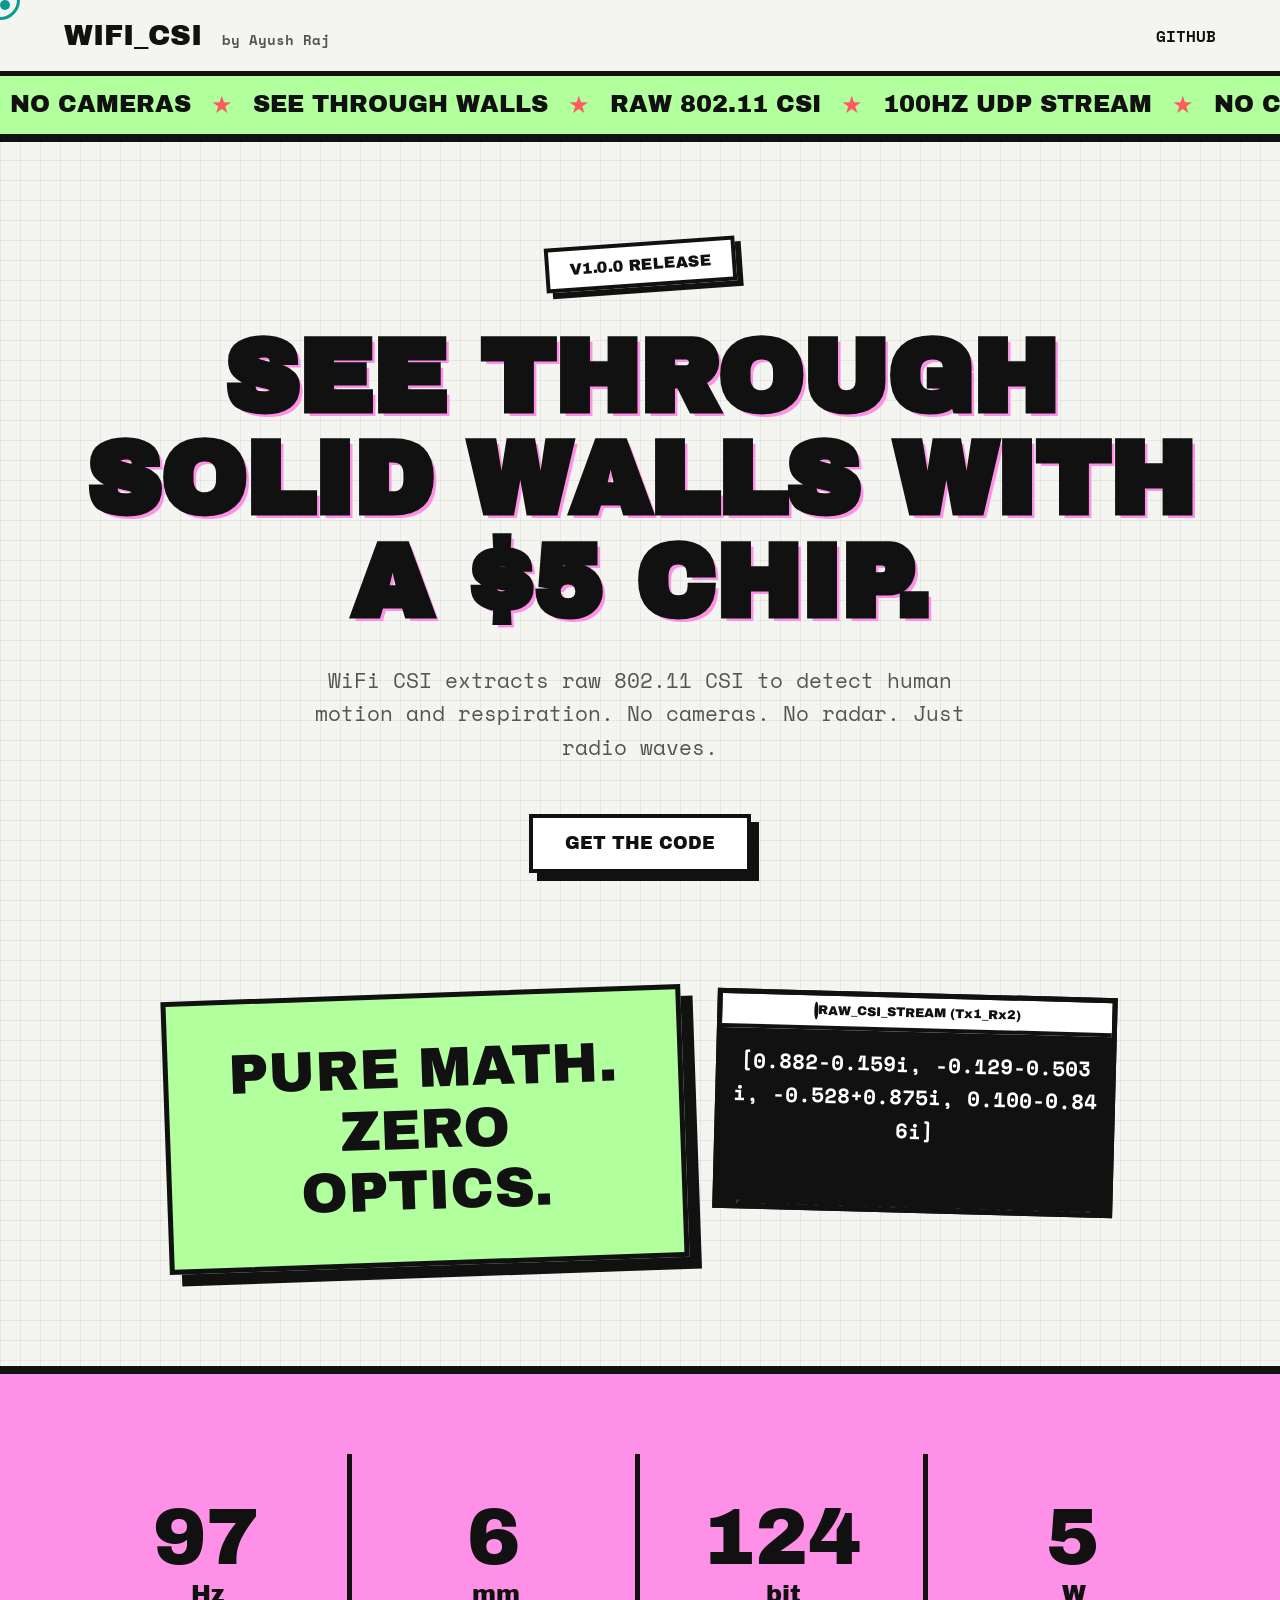
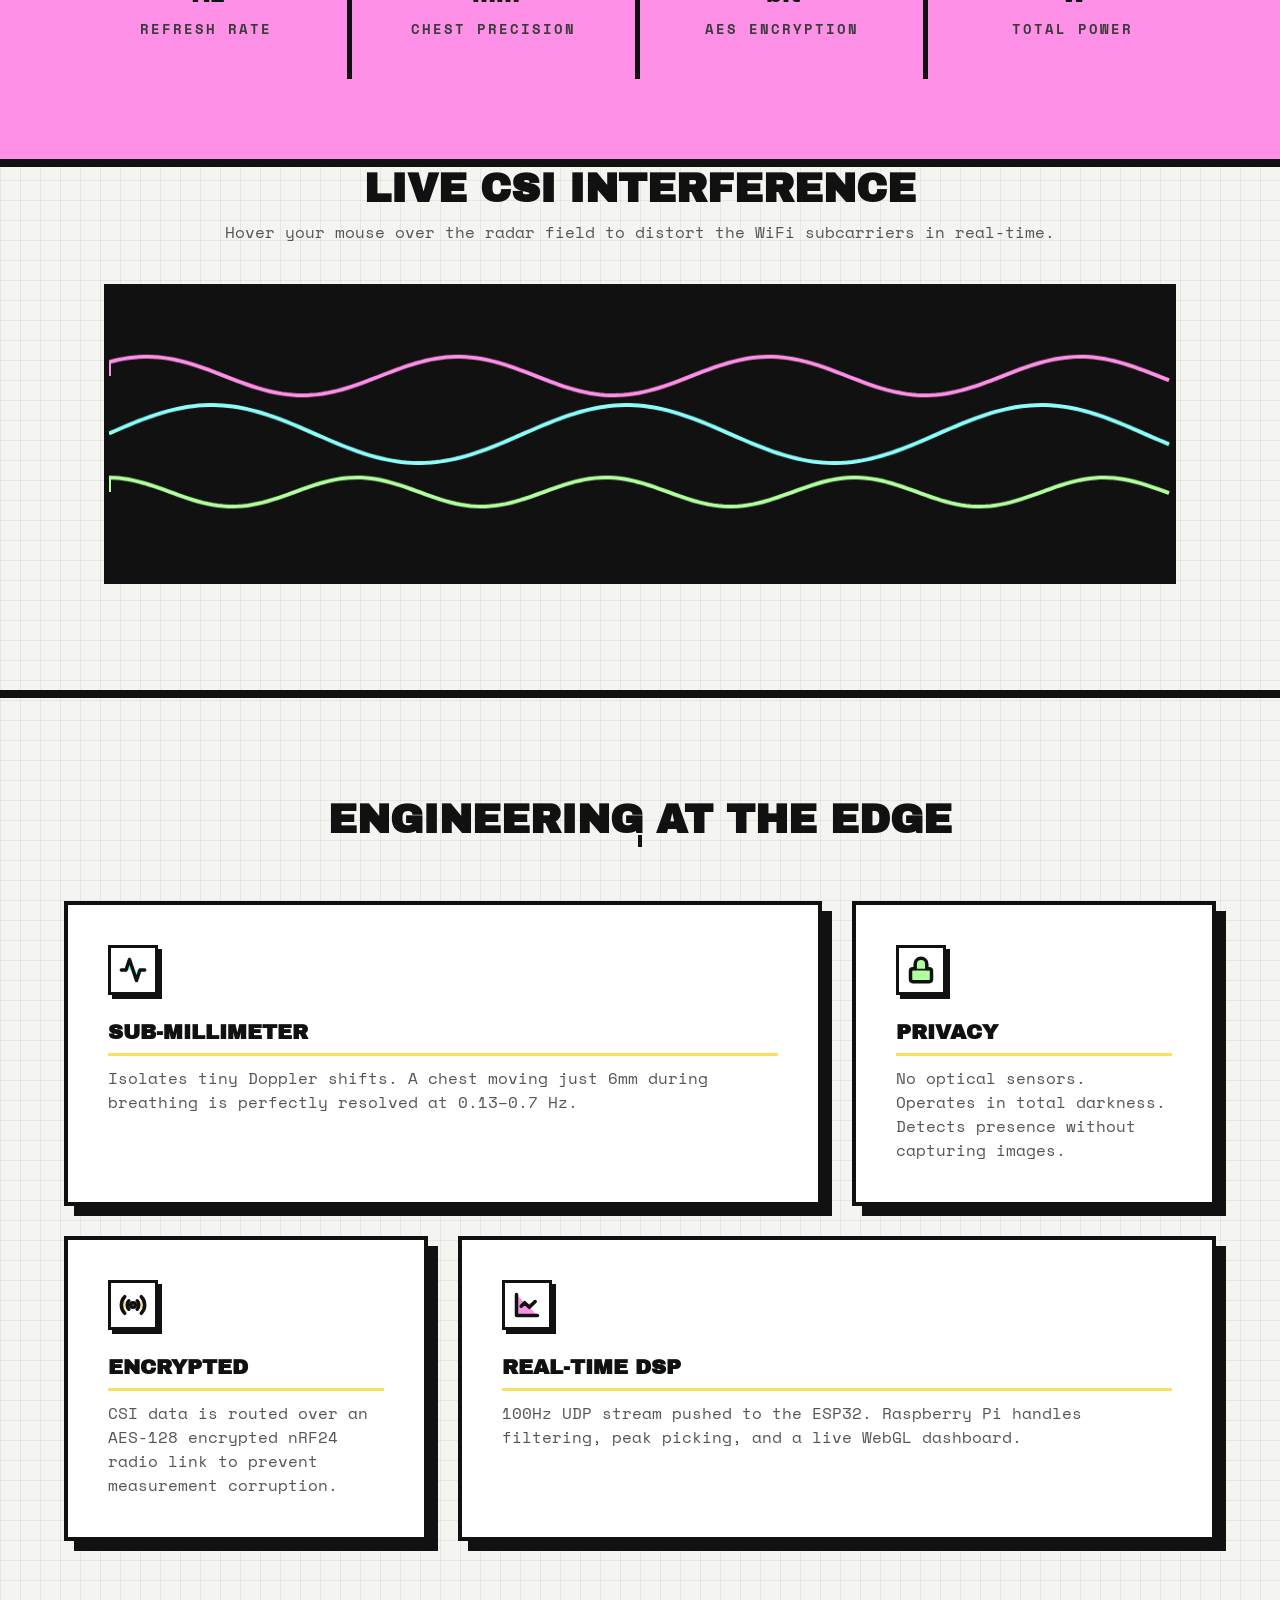
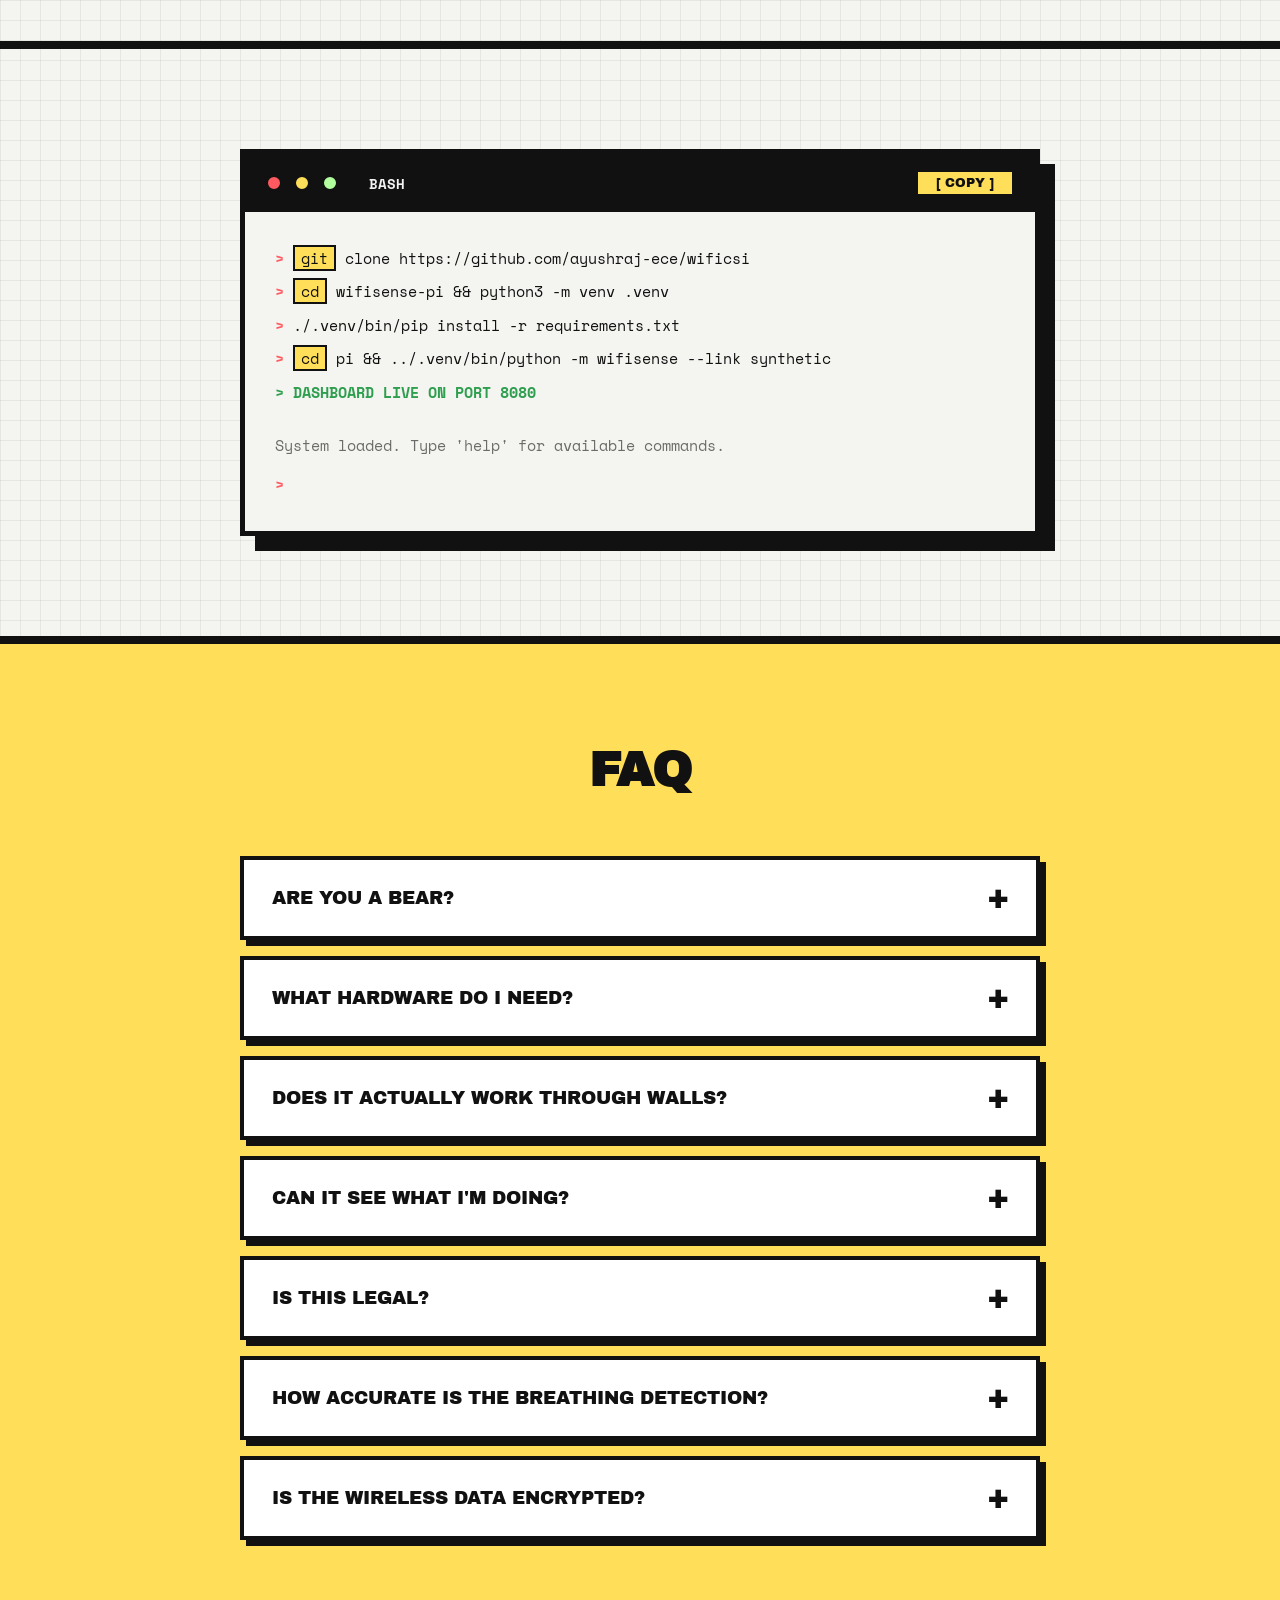
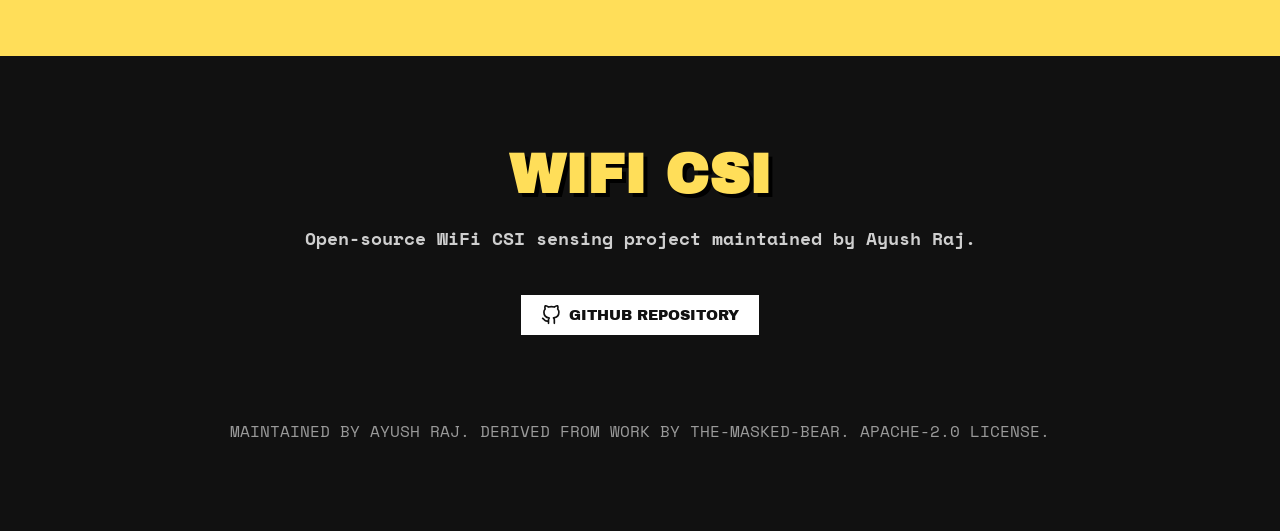
<file: website/index.html>
<!DOCTYPE html>
<html lang="en">
<head>
    <meta charset="UTF-8">
    <meta name="viewport" content="width=device-width, initial-scale=1.0">
    <title>WiFi CSI — by Ayush Raj</title>

    <!-- Favicon -->
    <link rel="icon" type="image/svg+xml" href="data:image/svg+xml,%3Csvg xmlns='http://www.w3.org/2000/svg' viewBox='0 0 100 100'%3E%3Crect width='100' height='100' fill='%23FFDE59' rx='12'/%3E%3Ctext x='50' y='72' font-family='Arial Black' font-size='60' font-weight='900' text-anchor='middle' fill='%23111'%3EW%3C/text%3E%3C/svg%3E">

    <!-- Open Graph -->
    <meta property="og:type" content="website">
    <meta property="og:title" content="WiFi CSI — See Through Walls With WiFi">
    <meta property="og:description" content="Open-source WiFi CSI sensing. Detect human motion and breathing through solid walls using raw 802.11 channel state information. No cameras. No radar. Just radio waves.">
    <meta property="og:url" content="https://github.com/ayushraj-ece/wificsi">
    <meta property="og:site_name" content="WiFi CSI by Ayush Raj">

    <!-- Twitter Card -->
    <meta name="twitter:card" content="summary_large_image">
    <meta name="twitter:title" content="WiFi CSI — See Through Walls With WiFi">
    <meta name="twitter:description" content="Open-source WiFi CSI sensing. Detect motion and breathing through walls. No cameras. Just radio waves.">

    <link rel="stylesheet" href="style.css?v=3">
    <link href="https://fonts.googleapis.com/css2?family=Archivo+Black&family=Space+Mono:wght@400;700&display=swap" rel="stylesheet">
</head>
<body>



    <!-- CUSTOM CURSOR -->
    <div id="cursor" class="cursor"></div>
    <div id="cursor-ring" class="cursor-ring"></div>

    <!-- MOUSE TRAIL -->
    <canvas id="trail-canvas"></canvas>

    <nav class="brutal-nav">
        <div class="logo">WIFI_CSI <span class="logo-by">by Ayush Raj</span></div>
        <div class="nav-links">
            <a href="https://github.com/ayushraj-ece/wificsi" target="_blank" class="brutal-link">GITHUB</a>
        </div>
    </nav>

    <!-- Scrolling Marquee -->
    <div class="brutal-marquee color-mint">
        <div class="marquee-content">
            <span>NO CAMERAS</span> <span class="separator">★</span> <span>SEE THROUGH WALLS</span> <span class="separator">★</span> <span>RAW 802.11 CSI</span> <span class="separator">★</span> <span>100HZ UDP STREAM</span> <span class="separator">★</span>
            <span>NO CAMERAS</span> <span class="separator">★</span> <span>SEE THROUGH WALLS</span> <span class="separator">★</span> <span>RAW 802.11 CSI</span> <span class="separator">★</span> <span>100HZ UDP STREAM</span> <span class="separator">★</span>
        </div>
    </div>

    <!-- HERO -->
    <header class="brutal-hero section-block parallax-layer" data-speed="0.3">
        <div class="hero-content">
            <div class="badge brutal-sticker">V1.0.0 RELEASE</div>
            <h1>SEE THROUGH SOLID WALLS WITH A $5 CHIP.</h1>
            <p>WiFi CSI extracts raw 802.11 CSI to detect human motion and respiration. No cameras. No radar. Just radio waves.</p>
            
            <div class="cta-group">
                <a href="https://github.com/ayushraj-ece/wificsi" class="brutal-btn color-white">GET THE CODE</a>
            </div>
            
            <div style="display: flex; gap: 30px; flex-wrap: wrap; justify-content: center; align-items: stretch; width: 100%; max-width: 950px; margin-top: 40px;">
                <div class="giant-text-block hover-shake" style="flex: 1; min-width: 300px; display: flex; align-items: center; justify-content: center; text-align: center;">
                    PURE MATH.<br>ZERO OPTICS.
                </div>
                <div class="csi-container" style="flex: 1; min-width: 280px; max-width: 100%; box-sizing: border-box;">
                    <div class="csi-header">
                        <span class="dot bg-green" style="width:10px; height:10px; border-width:2px;"></span> 
                        RAW_CSI_STREAM (Tx1_Rx2)
                    </div>
                    <div class="csi-body" id="csi-feed"></div>
                </div>
            </div>
        </div>
    </header>

    <!-- STATS COUNTER -->
    <section class="brutal-stats section-block color-pink">
        <div class="stats-grid">
            <div class="stat-item reveal">
                <span class="stat-number" data-target="100">0</span>
                <span class="stat-unit">Hz</span>
                <span class="stat-label">REFRESH RATE</span>
            </div>
            <div class="stat-item reveal delay-1">
                <span class="stat-number" data-target="6">0</span>
                <span class="stat-unit">mm</span>
                <span class="stat-label">CHEST PRECISION</span>
            </div>
            <div class="stat-item reveal delay-2">
                <span class="stat-number" data-target="128">0</span>
                <span class="stat-unit">bit</span>
                <span class="stat-label">AES ENCRYPTION</span>
            </div>
            <div class="stat-item reveal delay-3">
                <span class="stat-number" data-target="5">0</span>
                <span class="stat-unit">W</span>
                <span class="stat-label">TOTAL POWER</span>
            </div>
        </div>
    </section>

    <!-- GRID -->
    
    <!-- INTERACTIVE WAVEFORM -->
    <section class="brutal-wave-section section-block">
        <h2 style="text-align:center; font-size:2.5rem; margin-bottom:10px; color:var(--text-primary); font-family:'Archivo Black', sans-serif;">LIVE CSI INTERFERENCE</h2>
        <p style="text-align:center; margin-bottom:40px; color:var(--text-secondary);">Hover your mouse over the radar field to distort the WiFi subcarriers in real-time.</p>
        <div style="max-width:1200px; margin:0 auto; padding:0 5%; padding-bottom:100px;">
            <canvas id="wifi-wave-canvas" style="width:100%; height:300px; background:var(--black); border:5px solid var(--black); box-shadow:12px 12px 0px var(--shadow); cursor:crosshair;"></canvas>
        </div>
    </section>

    <section class="brutal-grid-section section-block">
        <h2>ENGINEERING AT THE EDGE</h2>
        <div class="brutal-grid">
            <div class="brutal-card color-white span-2 reveal">
                <svg class="brutal-svg color-blue" xmlns="http://www.w3.org/2000/svg" viewBox="0 0 24 24" fill="none" stroke="currentColor" stroke-linecap="round" stroke-linejoin="round"><path d="M22 12h-4l-3 9L9 3l-3 9H2"/></svg>
                <h3>SUB-MILLIMETER</h3>
                <p>Isolates tiny Doppler shifts. A chest moving just 6mm during breathing is perfectly resolved at 0.13–0.7 Hz.</p>
            </div>
            
            <div class="brutal-card color-white reveal delay-1">
                <svg class="brutal-svg color-mint" xmlns="http://www.w3.org/2000/svg" viewBox="0 0 24 24" fill="none" stroke="currentColor" stroke-linecap="round" stroke-linejoin="round"><rect width="18" height="11" x="3" y="11" rx="2" ry="2"/><path d="M7 11V7a5 5 0 0 1 10 0v4"/></svg>
                <h3>PRIVACY</h3>
                <p>No optical sensors. Operates in total darkness. Detects presence without capturing images.</p>
            </div>

            <div class="brutal-card color-white reveal delay-2">
                <svg class="brutal-svg color-yellow" xmlns="http://www.w3.org/2000/svg" viewBox="0 0 24 24" fill="none" stroke="currentColor" stroke-linecap="round" stroke-linejoin="round"><path d="M4.9 19.1C3.1 17.3 2 14.8 2 12s1.1-5.3 2.9-7.1"/><path d="M8.4 15.6c-1-1-1.4-2.3-1.4-3.6s.4-2.6 1.4-3.6"/><circle cx="12" cy="12" r="2"/><path d="M15.6 8.4c1 1 1.4 2.3 1.4 3.6s-.4 2.6-1.4 3.6"/><path d="M19.1 4.9C20.9 6.7 22 9.2 22 12s-1.1 5.3-2.9 7.1"/></svg>
                <h3>ENCRYPTED</h3>
                <p>CSI data is routed over an AES-128 encrypted nRF24 radio link to prevent measurement corruption.</p>
            </div>

            <div class="brutal-card color-white span-2 reveal delay-3">
                <svg class="brutal-svg color-pink" xmlns="http://www.w3.org/2000/svg" viewBox="0 0 24 24" fill="none" stroke="currentColor" stroke-linecap="round" stroke-linejoin="round"><path d="M3 3v18h18"/><path d="m19 9-5 5-4-4-3 3"/></svg>
                <h3>REAL-TIME DSP</h3>
                <p>100Hz UDP stream pushed to the ESP32. Raspberry Pi handles filtering, peak picking, and a live WebGL dashboard.</p>
            </div>
        </div>
    </section>

    <!-- TERMINAL -->
    <section class="brutal-terminal-section section-block">
        <div class="brutal-terminal reveal">
            <div class="term-header">
                <span class="dot bg-red"></span><span class="dot bg-yellow"></span><span class="dot bg-green"></span>
                <span class="term-title" style="margin-left: 20px;">BASH</span>
                <button id="copy-btn" class="brutal-btn color-yellow btn-small" style="margin-left: auto; padding: 4px 0; width: 100px; text-align: center; font-size: 0.8rem; border-width: 3px; box-shadow: 3px 3px 0px var(--black);">[ COPY ]</button>
            </div>
            <div class="term-body" id="term-container" style="max-height: 400px; overflow-y: auto;">
                <div id="term-output">
                    <p><span style="color: var(--red); font-weight: 900;">></span> <span style="background: var(--yellow); color: var(--black); padding: 0 6px; border: 2px solid var(--black);">git</span> clone https://github.com/ayushraj-ece/wificsi</p>
                    <p><span style="color: var(--red); font-weight: 900;">></span> <span style="background: var(--yellow); color: var(--black); padding: 0 6px; border: 2px solid var(--black);">cd</span> wifisense-pi && python3 -m venv .venv</p>
                    <p><span style="color: var(--red); font-weight: 900;">></span> ./.venv/bin/pip install -r requirements.txt</p>
                    <p><span style="color: var(--red); font-weight: 900;">></span> <span style="background: var(--yellow); color: var(--black); padding: 0 6px; border: 2px solid var(--black);">cd</span> pi && ../.venv/bin/python -m wifisense --link synthetic</p>
                    <p class="term-success">> DASHBOARD LIVE ON PORT 8080</p>
                    <p style="opacity: 0.6; margin-top: 20px;">System loaded. Type 'help' for available commands.</p>
                </div>
                <div class="term-input-line" style="display:flex; align-items:center; margin-top:5px;">
                    <span style="color: var(--red); font-weight: 900; margin-right:8px;">></span>
                    <input type="text" id="term-input" autocomplete="off" spellcheck="false" style="background:transparent; border:none; color:var(--text-primary); font-family:'Space Mono', monospace; font-size:0.95rem; outline:none; flex:1; width:100%; box-shadow:none;">
                </div>
            </div>
        </div>
    </section>

    <!-- FAQ ACCORDION -->
    <section class="brutal-faq section-block">
        <h2>FAQ</h2>
        <div class="faq-list">
            <div class="faq-item reveal">
                <button class="faq-question">
                    <span>Are you a Bear?</span>
                    <span class="faq-icon">+</span>
                </button>
                <div class="faq-answer"><p>No.</p></div>
            </div>
            <div class="faq-item reveal delay-1">
                <button class="faq-question">
                    <span>What hardware do I need?</span>
                    <span class="faq-icon">+</span>
                </button>
                <div class="faq-answer"><p>An ESP32 microcontroller (~$3), a Raspberry Pi 4 (~$35), and an nRF24L01+ radio module (~$1). Total cost under $40. The ESP32 extracts raw CSI from WiFi frames, the nRF24 relays it encrypted, and the Pi runs all the DSP and the live dashboard.</p></div>
            </div>
            <div class="faq-item reveal delay-2">
                <button class="faq-question">
                    <span>Does it actually work through walls?</span>
                    <span class="faq-icon">+</span>
                </button>
                <div class="faq-answer"><p>Yes. WiFi operates at 2.4 GHz, which penetrates drywall, wood, and most interior building materials. The CSI (Channel State Information) captures how the wireless signal is distorted by objects and movement in the environment, including through walls. Concrete and metal will attenuate the signal but detection is still possible at reduced range.</p></div>
            </div>
            <div class="faq-item reveal delay-3">
                <button class="faq-question">
                    <span>Can it see what I'm doing?</span>
                    <span class="faq-icon">+</span>
                </button>
                <div class="faq-answer"><p>Absolutely not. This is not a camera. WiFi CSI detects <strong>motion and presence only</strong> — it can tell that someone is in a room and whether they are breathing, but it cannot identify who they are, what they look like, or what they are doing. It is fundamentally a motion and vibration sensor, not an imaging system.</p></div>
            </div>
            <div class="faq-item reveal">
                <button class="faq-question">
                    <span>Is this legal?</span>
                    <span class="faq-icon">+</span>
                </button>
                <div class="faq-answer"><p>Yes. WiFi Sense performs entirely passive monitoring of standard 802.11 WiFi signals. It does not inject packets, intercept communications, or decrypt any data. It only analyzes the physical-layer channel state of its own transmitted signals. This is equivalent to measuring signal strength, which all WiFi devices do internally.</p></div>
            </div>
            <div class="faq-item reveal delay-1">
                <button class="faq-question">
                    <span>How accurate is the breathing detection?</span>
                    <span class="faq-icon">+</span>
                </button>
                <div class="faq-answer"><p>The system resolves chest displacement down to approximately 6mm using sub-carrier covariance analysis across 52 OFDM sub-carriers. Normal adult breathing produces 4–12mm of chest movement, well within detection range. The DSP pipeline isolates the 0.13–0.7 Hz respiration band from other motion artifacts.</p></div>
            </div>
            <div class="faq-item reveal delay-2">
                <button class="faq-question">
                    <span>Is the wireless data encrypted?</span>
                    <span class="faq-icon">+</span>
                </button>
                <div class="faq-answer"><p>Yes. All CSI data transmitted over the nRF24L01+ radio link between the ESP32 and the Raspberry Pi is encrypted with AES-128. This prevents anyone from intercepting or tampering with the raw sensor data in transit.</p></div>
            </div>
        </div>
    </section>

    <!-- FOOTER -->
    <footer class="brutal-footer color-black section-block">
        <h2 class="footer-title">WIFI CSI</h2>
        <p class="footer-desc">Open-source WiFi CSI sensing project maintained by Ayush Raj.</p>
        
        <div style="margin-top: 30px; display: flex; justify-content: center; flex-wrap: wrap; gap: 20px;">
            <a href="https://github.com/ayushraj-ece/wificsi" target="_blank" class="brutal-btn color-white btn-small"><svg xmlns="http://www.w3.org/2000/svg" width="20" height="20" viewBox="0 0 24 24" fill="none" stroke="currentColor" stroke-width="2" stroke-linecap="round" stroke-linejoin="round" style="margin-right: 8px;"><path d="M9 19c-5 1.5-5-2.5-7-3m14 6v-3.87a3.37 3.37 0 0 0-.94-2.61c3.14-.35 6.44-1.54 6.44-7A5.44 5.44 0 0 0 20 4.77 5.07 5.07 0 0 0 19.91 1S18.73.65 16 2.48a13.38 13.38 0 0 0-7 0C6.27.65 5.09 1 5.09 1A5.07 5.07 0 0 0 5 4.77a5.44 5.44 0 0 0-1.5 3.78c0 5.42 3.3 6.61 6.44 7A3.37 3.37 0 0 0 9 18.13V22"></path></svg>GITHUB REPOSITORY</a>
        </div>
        
        <p class="copyright">MAINTAINED BY AYUSH RAJ. DERIVED FROM WORK BY THE-MASKED-BEAR. APACHE-2.0 LICENSE.</p>
    </footer>

    <script src="script.js?v=3"></script>
</body>
</html>
</file>
<file: website/style.css>
/* =========================================================
   TOKENS
   --black  : ALWAYS #111. Ink/stroke on BRIGHT accent surfaces
              (yellow/pink/mint/blue). Never flips -> never inverts.
   --stroke : Structural outline on THEME surfaces (cards, nav,
              sections). Flips light in dark mode to stay visible.
   ========================================================= */
:root {
    --black: #111111;
    --white: #FFFFFF;
    --yellow: #FFDE59;
    --pink: #FF90E8;
    --blue: #8CFFFB;
    --mint: #B2FF9E;
    --red: #FF5A5F;

    --bg: #F4F4F0;
    --surface: #FFFFFF;--text-primary: #111111;
    --text-secondary: #555555;
    --grid-color: rgba(0, 0, 0, 0.06);
}

* { margin: 0; padding: 0; box-sizing: border-box; }

::selection { background: var(--pink); color: var(--black); }

body {
    font-family: 'Space Mono', monospace;
    background-color: var(--bg);
    color: var(--text-primary);
    cursor: none;
    overflow-x: hidden;
    background-image:
        linear-gradient(var(--grid-color) 1px, transparent 1px),
        linear-gradient(90deg, var(--grid-color) 1px, transparent 1px);
    background-size: 20px 20px;
    transition: background-color 0.4s ease, color 0.4s ease, background-size 0.5s ease;
}
body:hover { background-size: 22px 22px; }

h1, h2, h3, .logo, .badge, .brutal-marquee, .giant-text-block {
    font-family: 'Archivo Black', sans-serif;
    text-transform: uppercase;
}



/* ====== CUSTOM CURSOR ====== */
.cursor {
    width: 10px; height: 10px;
    background: var(--red);
    border-radius: 50%;
    position: fixed; pointer-events: none;
    z-index: 99998;
    transition: transform 0.1s ease;
    mix-blend-mode: difference;
}
.cursor-ring {
    width: 40px; height: 40px;
    border: 3px solid var(--red);
    border-radius: 50%;
    position: fixed; pointer-events: none;
    z-index: 99997;
    transition: width 0.3s ease, height 0.3s ease, border-color 0.3s ease;
    mix-blend-mode: difference;
}
.cursor-ring.hover { width: 60px; height: 60px; border-color: var(--yellow); border-width: 4px; }

#trail-canvas { position: fixed; inset: 0; z-index: 99996; pointer-events: none; }

/* ====== SCROLLBAR ====== */
::-webkit-scrollbar { width: 14px; }
::-webkit-scrollbar-track { background: var(--bg); border-left: 3px solid var(--black); }
::-webkit-scrollbar-thumb { background: var(--yellow); border: 3px solid var(--black); }
::-webkit-scrollbar-thumb:hover { background: var(--pink); }

/* ====== NAVBAR (theme surface -> --stroke) ====== */
.brutal-nav {
    display: flex; justify-content: space-between; align-items: center;
    padding: 20px 5%;
    border-bottom: 5px solid var(--black);
    background: var(--bg);
    position: sticky; top: 0; z-index: 1000;
    transition: box-shadow 0.3s ease, background-color 0.4s ease, border-color 0.4s ease;
}
.brutal-nav:hover { box-shadow: 0 8px 0px var(--black); }

.logo {
    font-size: 1.8rem;
    color: var(--text-primary);
    transition: letter-spacing 0.3s cubic-bezier(0.175, 0.885, 0.32, 1.275);
}
.logo:hover { letter-spacing: 4px; animation: glitch 0.3s steps(5) forwards; }
@keyframes glitch {
    0%  { text-shadow: 2px 0 var(--pink), -2px 0 var(--blue); }
    20% { text-shadow: -3px 0 var(--blue), 3px 0 var(--pink); }
    40% { text-shadow: 3px 0 var(--pink), -3px 0 var(--mint); }
    60% { text-shadow: -2px 0 var(--mint), 2px 0 var(--red); }
    80% { text-shadow: 2px 0 var(--red), -2px 0 var(--yellow); }
    100% { text-shadow: 0 0 transparent, 0 0 transparent; }
}
.logo-by {
    font-size: 0.9rem;
    color: var(--text-secondary);
    font-family: 'Space Mono', monospace;
    text-transform: none;
    margin-left: 10px;
    font-weight: bold;
}

.nav-links { display: flex; gap: 20px; align-items: center; }

.brutal-link {
    color: var(--text-primary);
    text-decoration: none; font-weight: bold;
    position: relative;
}
.brutal-link::after {
    content: ''; position: absolute; bottom: -4px; left: 0;
    width: 0%; height: 4px; background: var(--pink);
    transition: width 0.3s cubic-bezier(0.25, 1, 0.5, 1);
}
.brutal-link:hover::after { width: 100%; }

/* Dark toggle sits on theme surface */
.dark-toggle {
    background: var(--surface);
    border: 3px solid var(--black);
    box-shadow: 4px 4px 0px var(--black);
    padding: 8px 14px;
    cursor: none;
    transition: transform 0.1s, box-shadow 0.1s, background-color 0.4s ease, border-color 0.4s ease;
    line-height: 1;
}
.dark-toggle:hover { transform: translate(4px, 4px); box-shadow: 0px 0px 0px var(--black); }
.toggle-icon { display: flex; align-items: center; justify-content: center; }
.toggle-icon svg {
    width: 20px; height: 20px;
    stroke: var(--text-primary);
    fill: none; stroke-width: 2.5;
    stroke-linecap: round; stroke-linejoin: round;
}

/* ====== MARQUEE (mint: always dark ink) ====== */
.brutal-marquee {
    border-bottom: 8px solid var(--black);
    padding: 15px 0;
    overflow: hidden; white-space: nowrap;
    display: flex; font-size: 1.5rem;
    color: var(--black);
}
.marquee-content { display: flex; animation: marquee 20s linear infinite; }
.marquee-content span { padding: 0 10px; }
.separator { color: var(--red); display: inline-block; }
@keyframes marquee { to { transform: translateX(-50%); } }
.brutal-marquee:hover .marquee-content { animation-play-state: paused; }
.brutal-marquee:hover .separator { animation: star-spin 1s linear infinite; }
@keyframes star-spin { to { transform: rotate(360deg); } }

/* ====== SECTION DIVIDERS ====== */
.section-block {
    border-bottom: 8px solid var(--black);
    width: 100%;
    transition: background-color 0.4s ease, border-color 0.4s ease;
}
/* Bright sections keep a dark divider in both themes */
.brutal-stats, .brutal-faq { border-bottom-color: var(--black); }

/* ====== BUTTONS ====== */
/* Accent-background buttons are self-contained bright blocks -> always dark ink */
.brutal-btn {
    border: 4px solid var(--black);
    box-shadow: 8px 8px 0px var(--black);
    padding: 16px 32px;
    font-family: 'Archivo Black', sans-serif;
    font-size: 1.1rem;
    text-decoration: none;
    color: var(--black);
    display: inline-flex; align-items: center; justify-content: center;
    transition: transform 0.1s, box-shadow 0.1s;
    cursor: none;
}
.btn-small { padding: 10px 20px; font-size: 0.9rem; box-shadow: 4px 4px 0px var(--black); }
.brutal-btn:hover, .brutal-btn:active { transform: translate(8px, 8px); box-shadow: 0px 0px 0px var(--black); }
.btn-small:hover, .btn-small:active { transform: translate(4px, 4px); box-shadow: 0px 0px 0px var(--black); }

.color-yellow { background: var(--yellow); }
.color-pink { background: var(--pink); }
.color-blue { background: var(--blue); }
.color-mint { background: var(--mint); }
/* Neutral-surface variant follows the theme */
.color-white { background: var(--surface); }
.brutal-btn.color-white { color: var(--text-primary); border-color: var(--black); }
/* Footer block: dark in both themes, light text */
.color-black { background: var(--black); color: #f2f2f2; }

/* ====== HERO ====== */
.brutal-hero {
    display: flex; flex-direction: column;
    justify-content: center; align-items: center;
    text-align: center; padding: 100px 5%;
}
.hero-content { max-width: 1200px; margin: 0 auto; display: flex; flex-direction: column; align-items: center; }

.brutal-sticker {
    background: var(--surface);
    border: 4px solid var(--black);
    padding: 10px 20px; font-size: 1rem;
    margin-bottom: 40px;
    box-shadow: 6px 6px 0px var(--black);
    transform: rotate(-4deg);
    display: inline-block;
    color: var(--text-primary);
    transition: transform 0.3s cubic-bezier(0.175, 0.885, 0.32, 1.275), box-shadow 0.3s ease, background-color 0.4s ease, border-color 0.4s ease;
}
.brutal-sticker:hover { transform: rotate(4deg) scale(1.12); box-shadow: 10px 10px 0px var(--pink); }

h1 {
    font-size: clamp(3rem, 8vw, 6.5rem);
    line-height: 1; margin-bottom: 30px;
    color: var(--text-primary);
    -webkit-text-stroke: 3px var(--text-primary);
    text-shadow: 4px 4px 0px var(--pink);
    transition: text-shadow 0.3s ease, color 0.4s ease;
}
h1:hover { text-shadow: 6px 6px 0px var(--pink), -6px -6px 0px var(--blue); }

.brutal-hero p {
    font-size: 1.3rem; line-height: 1.6;
    max-width: 700px; margin-bottom: 50px;
    color: var(--text-secondary);
    transition: background 0.3s ease, padding 0.3s ease, color 0.3s ease;
}
/* On hover it becomes a yellow block -> dark ink */
.brutal-hero p:hover {
    background: var(--yellow);
    color: var(--black);
    padding: 8px 16px;
    border: 3px solid var(--black);
}

.cta-group { display: flex; gap: 20px; margin-bottom: 80px; flex-wrap: wrap; justify-content: center; }

/* Mint block: always dark ink */
.giant-text-block {
    font-size: clamp(2rem, 5vw, 3.5rem);
    background: var(--mint);
    border: 5px solid var(--black);
    box-shadow: 12px 12px 0px var(--black);
    padding: 40px 60px;
    transform: rotate(-2deg);
    color: var(--black);
    transition: transform 0.3s cubic-bezier(0.175, 0.885, 0.32, 1.275), box-shadow 0.3s ease;
}
.giant-text-block:hover { transform: rotate(0deg) translate(-5px, -5px) scale(1.02); box-shadow: 20px 20px 0px var(--black); }
.hover-shake:hover { animation: shake 0.5s cubic-bezier(.36,.07,.19,.97) both; }
@keyframes shake {
    10%, 90% { transform: translate(-1px, 0) rotate(-2deg); }
    20%, 80% { transform: translate(2px, 0) rotate(-2deg); }
    30%, 50%, 70% { transform: translate(-4px, 0) rotate(-2deg); }
    40%, 60% { transform: translate(4px, 0) rotate(-2deg); }
}

/* ====== STATS (pink: always dark ink) ====== */
.brutal-stats { padding: 80px 5%; }
.stats-grid { display: grid; grid-template-columns: repeat(4, 1fr); max-width: 1200px; margin: 0 auto; }
.stat-item {
    text-align: center; padding: 40px 20px;
    border-right: 5px solid var(--black);
    transition: background 0.3s ease, transform 0.3s cubic-bezier(0.175, 0.885, 0.32, 1.275);
}
.stat-item:last-child { border-right: none; }
.stat-item:hover { background: rgba(0,0,0,0.08); transform: scale(1.05); }
.stat-number {
    font-family: 'Archivo Black', sans-serif;
    font-size: clamp(3rem, 8vw, 5rem);
    display: block; color: var(--black);
}
.stat-unit { font-family: 'Archivo Black', sans-serif; font-size: 1.5rem; color: var(--black); margin-left: 4px; }
.stat-label { display: block; font-size: 0.9rem; margin-top: 10px; font-weight: bold; letter-spacing: 2px; color: #3a3a3a; }
@media (max-width: 700px) {
    .stats-grid { grid-template-columns: repeat(2, 1fr); }
    .stat-item { border-bottom: 5px solid var(--black); }
    .stat-item:nth-child(2) { border-right: none; }
}

/* ====== GRID (theme surface) ====== */
.brutal-grid-section { padding: 100px 5%; }
.brutal-grid-section h2 {
    text-align: center; font-size: 2.5rem; margin-bottom: 60px;
    color: var(--text-primary);
    position: relative; display: inline-block; width: 100%;
    transition: transform 0.2s cubic-bezier(0.175, 0.885, 0.32, 1.275), color 0.4s ease;
}
.brutal-grid-section h2::after {
    content: ''; position: absolute; bottom: -6px; left: 50%;
    transform: translateX(-50%);
    width: 0%; height: 8px;
    background: var(--yellow);
    border: 2px solid var(--black);
    transition: width 0.4s cubic-bezier(0.25, 1, 0.5, 1);
}
.brutal-grid-section h2:hover::after { width: 50%; }
.brutal-grid-section h2:hover { transform: scale(1.03); }

.brutal-grid { display: grid; grid-template-columns: repeat(3, 1fr); gap: 30px; max-width: 1200px; margin: 0 auto; }

.brutal-card {
    background: var(--surface);
    border: 4px solid var(--black);
    box-shadow: 10px 10px 0px var(--black);
    padding: 40px;
    transition: transform 0.3s cubic-bezier(0.175, 0.885, 0.32, 1.275), box-shadow 0.3s cubic-bezier(0.175, 0.885, 0.32, 1.275), background-color 0.4s ease, border-color 0.4s ease;
}
.brutal-card:hover { transform: translate(-6px, -6px) rotate(-1deg); box-shadow: 18px 18px 0px var(--black); z-index: 10; }
.brutal-card:hover .brutal-svg { animation: svg-pop 0.5s cubic-bezier(0.175, 0.885, 0.32, 1.275) forwards; }
.brutal-card:hover h3 { color: var(--red); }
.brutal-card:hover p { font-weight: 700; }

.brutal-card h3 {
    font-size: 1.3rem; margin-bottom: 10px;
    color: var(--text-primary);
    border-bottom: 3px solid var(--yellow);
    padding-bottom: 10px;
    transition: color 0.2s;
}
.brutal-card p { color: var(--text-secondary); line-height: 1.5; transition: font-weight 0.3s ease, color 0.4s ease; }
.span-2 { grid-column: span 2; }
@media (max-width: 900px) { .brutal-grid { grid-template-columns: 1fr; } .span-2 { grid-column: span 1; } }

@keyframes svg-pop {
    0% { transform: scale(1) rotate(0deg); }
    50% { transform: scale(1.3) rotate(12deg); }
    100% { transform: scale(1.15) rotate(0deg); }
}

.brutal-svg {
    width: 50px; height: 50px;
    stroke: var(--text-primary); stroke-width: 3px;
    margin-bottom: 20px;
    filter: drop-shadow(4px 4px 0px var(--black));
    background: var(--surface);
    border: 3px solid var(--black);
    padding: 8px;
}
.brutal-svg.color-blue { fill: var(--blue); }
.brutal-svg.color-mint { fill: var(--mint); }
.brutal-svg.color-yellow { fill: var(--yellow); }
.brutal-svg.color-pink { fill: var(--pink); }

/* ====== TERMINAL ====== */
.brutal-terminal-section { padding: 100px 5%; }
.brutal-terminal {
    max-width: 800px; margin: 0 auto;
    border: 5px solid var(--black);
    box-shadow: 15px 15px 0px var(--black);
    transition: transform 0.3s cubic-bezier(0.175, 0.885, 0.32, 1.275), box-shadow 0.3s cubic-bezier(0.175, 0.885, 0.32, 1.275), border-color 0.4s ease;
}
.brutal-terminal:hover { transform: translate(-8px, -8px); box-shadow: 23px 23px 0px var(--black); }
.brutal-terminal:hover .dot { animation: dot-bounce 0.5s infinite alternate cubic-bezier(0.25, 1, 0.5, 1); }
.brutal-terminal:hover .dot:nth-child(2) { animation-delay: 0.15s; }
.brutal-terminal:hover .dot:nth-child(3) { animation-delay: 0.3s; }
@keyframes dot-bounce { 0% { transform: translateY(0); } 100% { transform: translateY(-6px); } }

/* Terminal chrome is always dark */
.term-header { background: var(--black); padding: 15px 20px; display: flex; align-items: center; gap: 10px; }
.dot { width: 18px; height: 18px; border-radius: 50%; border: 3px solid var(--black); }
.bg-red { background: var(--red); }
.bg-yellow { background: var(--yellow); }
.bg-green { background: var(--mint); }
.term-title { color: #f2f2f2; font-weight: bold; margin-left: auto; font-size: 0.9rem; }

.term-body {
    background: var(--bg);
    padding: 30px;
    font-family: 'Space Mono', monospace;
    font-size: 0.95rem; line-height: 2.2;
    color: var(--text-primary);
    transition: background-color 0.4s ease, color 0.4s ease;
}
.term-body p {
    transition: background 0.15s ease, padding-left 0.15s ease, border-left 0.15s ease;
    border-left: 0px solid transparent;
}
.term-body p:hover { background: rgba(255, 222, 89, 0.15); padding-left: 16px; border-left: 4px solid var(--yellow); }
.term-success { color: #2e9e4f; font-weight: bold; transition: text-shadow 0.3s ease; }

/* ====== FAQ (yellow section: cards stay light, ink stays dark) ====== */
.brutal-faq { padding: 100px 5%; background: var(--yellow); }
.brutal-faq h2 { text-align: center; font-size: 3rem; margin-bottom: 60px; color: var(--black); }
.faq-list { max-width: 800px; margin: 0 auto; }
.faq-item {
    border: 4px solid var(--black);
    margin-bottom: 16px;
    background: #FFFFFF;
    box-shadow: 6px 6px 0px var(--black);
    transition: transform 0.2s cubic-bezier(0.175, 0.885, 0.32, 1.275), box-shadow 0.2s ease;
}
.faq-item:hover { transform: translate(-3px, -3px); box-shadow: 9px 9px 0px var(--black); }
.faq-question {
    width: 100%; padding: 22px 28px;
    font-family: 'Archivo Black', sans-serif;
    font-size: 1.15rem; text-transform: uppercase;
    background: transparent; border: none;
    display: flex; justify-content: space-between; align-items: center;
    cursor: none; color: var(--black); text-align: left;
    transition: background 0.2s ease;
}
.faq-question:hover { background: rgba(0,0,0,0.04); }
.faq-icon { font-size: 2rem; font-weight: 900; transition: transform 0.3s cubic-bezier(0.175, 0.885, 0.32, 1.275); line-height: 1; }
.faq-item.open .faq-icon { transform: rotate(45deg); }
.faq-answer {
    max-height: 0; overflow: hidden;
    transition: max-height 0.4s cubic-bezier(0.25, 1, 0.5, 1), padding 0.4s ease;
    padding: 0 28px;
}
.faq-item.open .faq-answer { max-height: 320px; padding: 0 28px 24px; }
.faq-answer p {
    font-size: 1.05rem; line-height: 1.7;
    color: #333333;
    border-top: 3px dashed var(--black);
    padding-top: 18px;
}

/* ====== FOOTER (always dark) ====== */
.brutal-footer { padding: 80px 5%; text-align: center; }
.footer-title {
    font-size: clamp(2rem, 5vw, 3.5rem);
    margin-bottom: 20px;
    color: var(--yellow);
    text-shadow: 4px 4px 0px #000000;
    transition: text-shadow 0.3s ease, letter-spacing 0.3s ease;
}
.footer-title:hover { text-shadow: 0 0 10px var(--yellow), 0 0 30px var(--yellow), 0 0 60px var(--yellow); letter-spacing: 6px; }
.footer-desc {
    font-size: 1.1rem; font-weight: bold; margin-bottom: 40px;
    color: #cfcfcf;
    transition: transform 0.3s cubic-bezier(0.175, 0.885, 0.32, 1.275);
}
.footer-desc:hover { transform: scale(1.05); }
.brutal-footer .brutal-btn svg { transition: transform 0.4s cubic-bezier(0.175, 0.885, 0.32, 1.275); }
.brutal-footer .brutal-btn:hover svg { transform: rotate(360deg) scale(1.3); }
.copyright {
    margin-top: 80px !important;
    font-size: 1rem !important;
    color: #9a9a9a;
    transition: letter-spacing 0.5s ease, opacity 0.3s ease;
}
.copyright:hover { letter-spacing: 8px; opacity: 0.6; }

/* ====== REVEAL ====== */
.reveal { opacity: 0; transform: translate(20px, 20px); transition: all 0.4s cubic-bezier(0.25, 1, 0.5, 1); }
.reveal.active { opacity: 1; transform: translate(0, 0); }
.delay-1 { transition-delay: 0.1s; }
.delay-2 { transition-delay: 0.2s; }
.delay-3 { transition-delay: 0.3s; }

/* Nav sponsor wiggle */
.nav-links .btn-small:hover { animation: wiggle 0.4s ease; }
@keyframes wiggle {
    0% { transform: translate(4px, 4px) rotate(0deg); }
    25% { transform: translate(4px, 4px) rotate(3deg); }
    50% { transform: translate(4px, 4px) rotate(-3deg); }
    75% { transform: translate(4px, 4px) rotate(2deg); }
    100% { transform: translate(4px, 4px) rotate(0deg); }
}

/* ====== RESPONSIVE ====== */
@media (max-width: 600px) {
    .brutal-nav { flex-direction: column; gap: 15px; }
    .cta-group { flex-direction: column; align-items: center; }
    body { cursor: auto; }
    .cursor, .cursor-ring, #trail-canvas { display: none; }
}
@media (hover: none) {
    body { cursor: auto; }
    .cursor, .cursor-ring, #trail-canvas { display: none; }
    .brutal-btn, .faq-question, .dark-toggle { cursor: pointer; }
}

/* ====== CSI FEED ====== */










/* ====== TERMINAL EASTER EGG ====== */
.brutal-terminal.terminal-hacked {
    animation: hack-glitch 0.2s linear infinite;
    box-shadow: 15px 15px 0px var(--mint) !important;
    border-color: var(--mint) !important;
}
.brutal-terminal.terminal-hacked .term-body {
    background: #001100 !important;
    color: var(--mint) !important;
}
.brutal-terminal.terminal-hacked .term-header {
    background: var(--mint) !important;
}
.brutal-terminal.terminal-hacked .term-title {
    color: var(--black) !important;
}
.brutal-terminal.terminal-hacked input {
    color: var(--mint) !important;
}
@keyframes hack-glitch {
    0% { transform: translate(2px, 2px); }
    25% { transform: translate(-2px, -2px); }
    50% { transform: translate(-2px, 2px); }
    75% { transform: translate(2px, -2px); }
    100% { transform: translate(0, 0); }
}

/* Custom Scrollbar for Terminal */
#term-container::-webkit-scrollbar { width: 8px; }
#term-container::-webkit-scrollbar-track { background: var(--bg); border-left: 2px solid var(--black); }
#term-container::-webkit-scrollbar-thumb { background: var(--mint); border: 2px solid var(--black); }

/* ====== AGGRESSIVE MOBILE OPTIMIZATIONS ====== */
@media (max-width: 768px) {
    /* 1. Reduce massive whitespace */
    .brutal-hero, .brutal-grid-section, .brutal-terminal-section, .brutal-faq, .brutal-footer, .brutal-wave-section, .brutal-stats {
        padding-top: 60px !important;
        padding-bottom: 60px !important;
    }
    
    
    .logo { font-size: 1.4rem !important; text-align: center; }
    .logo-by { display: block; margin-left: 0; margin-top: 5px; }
    
     /* Prevent long string overflow */

    
    /* Bulletproof Mobile Hero Stacking */
    .hero-content > div[style*="display: flex"] {
        display: block !important;
    }
    
    
    /* Guarantee Visibility - Bypass Observer on Mobile */
    .reveal {
        opacity: 1 !important;
        transform: translate(0,0) !important;
        transition: none !important;
    }
    
    /* Fix missing card spacing */
    .brutal-card {
        margin-bottom: 20px;
    }

    /* 2. Force Hero elements to stack vertically */
    
    
    .giant-text-block {
        font-size: 2rem !important;
        padding: 20px !important;
    }
    
    /* 3. Fix Terminal Header Cramping */
    .term-header .dot {
        display: none; /* Hide decorative dots to save space */
    }
    .term-title {
        margin-left: 0 !important;
    }
    
    /* 4. Prevent iOS Input Auto-Zoom */
    #term-input {
        font-size: 16px !important;
    }
    
    /* 5. Shrink Canvas */
    #wifi-wave-canvas {
        height: 220px !important;
    }
    
    /* 6. Typography scaling */
    h1 {
        font-size: clamp(2.5rem, 12vw, 4rem) !important;
        margin-bottom: 20px;
    }
}


/* ====== EASTER EGGS ====== */

/* 1. Matrix Mode (Konami Code) */
body.matrix-mode {
    filter: invert(100%) hue-rotate(180deg) contrast(120%);
    background: #000;
}
body.matrix-mode img, body.matrix-mode canvas {
    filter: invert(100%) hue-rotate(180deg);
}

/* 2. Full-Screen Radar Sweep (Logo 5-Click) */
body.radar-sweep-active::after {
    content: '';
    position: fixed;
    top: 0; left: 0; width: 100vw; height: 100vh;
    pointer-events: none;
    z-index: 999999;
    background: conic-gradient(from 0deg, transparent 70%, rgba(178, 255, 158, 0.5) 100%);
    animation: radar-spin 2s linear infinite;
    mix-blend-mode: multiply;
}
@keyframes radar-spin {
    from { transform: rotate(0deg); }
    to { transform: rotate(360deg); }
}

/* 3. Red Dot Hover */
.term-header .bg-red:hover {
    box-shadow: 0 0 10px var(--red);
    transform: scale(1.2);
}


/* ====== AGGRESSIVE TOUCH SCROLL FIXES ====== */




@media (max-width: 768px) {
    /* Disable hover transform on mobile so tapping doesn't cause a layout jitter */
    
}

.csi-container {
    background: var(--black);
    border: 5px solid var(--black);
    box-shadow: 12px 12px 0px var(--shadow);
    width: 100%;
    height: 220px;
    overflow: hidden;
    position: relative;
    transform: rotate(1.5deg);
}

.csi-header {
    background: var(--white);
    color: var(--black);
    font-family: 'Archivo Black', sans-serif;
    font-size: 0.8rem;
    padding: 8px 12px;
    border-bottom: 4px solid var(--black);
    width: 100%;
    position: absolute;
    top: 0;
    left: 0;
    z-index: 2;
}

.csi-body {
    padding: 12px;
    padding-top: 50px; /* Make room for absolute header */
    font-family: 'Space Mono', monospace;
    font-size: 0.85rem;
    line-height: 1.5;
    color: var(--mint);
    height: 100%;
    width: 100%;
    pointer-events: none !important;
}

.csi-line {
    margin: 0;
    opacity: 0.6;
    white-space: pre-wrap;
    word-break: break-all;
}

.csi-line:first-child {
    opacity: 1;
    color: var(--white);
    font-weight: bold;
}

@media (max-width: 768px) {
    .csi-container {
        transform: none !important;
        margin-bottom: 30px !important;
    }
}
</file>
